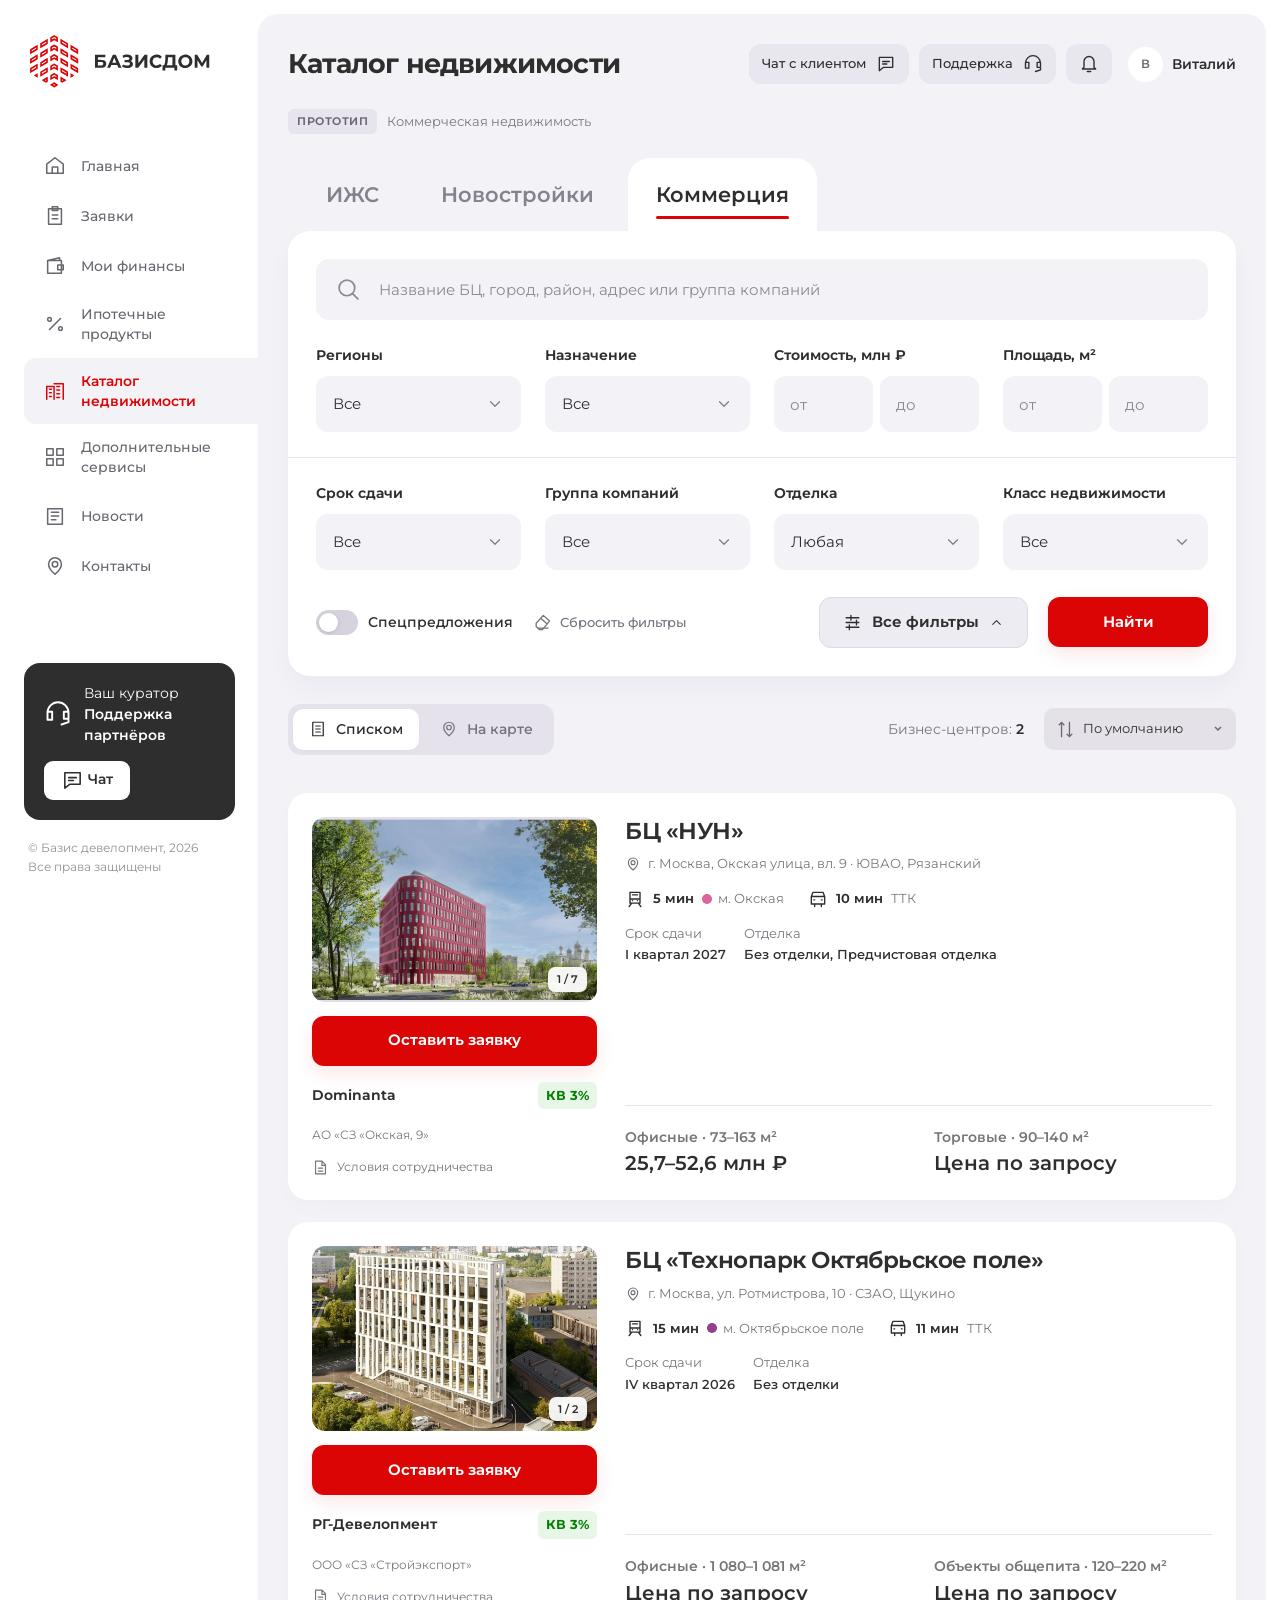
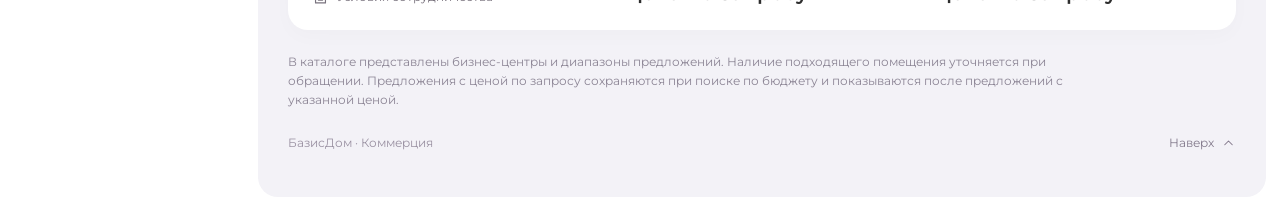
<file: index.html>
<!doctype html>
<html lang="ru">
<head>
  <meta charset="utf-8">
  <meta name="viewport" content="width=device-width,initial-scale=1">
  <meta name="theme-color" content="#f3f2f7">
  <meta name="description" content="БазисДом — прототип каталога коммерческой недвижимости: поиск бизнес-центров и предложения от застройщиков.">
  <title>Коммерция · БазисДом</title>
  <link rel="stylesheet" href="styles.css">
  <script src="data.js" defer></script>
  <script src="engine.js" defer></script>
  <script src="app.js" defer></script>
</head>
<body data-page="catalog"><div id="app"></div></body>
</html>
</file>
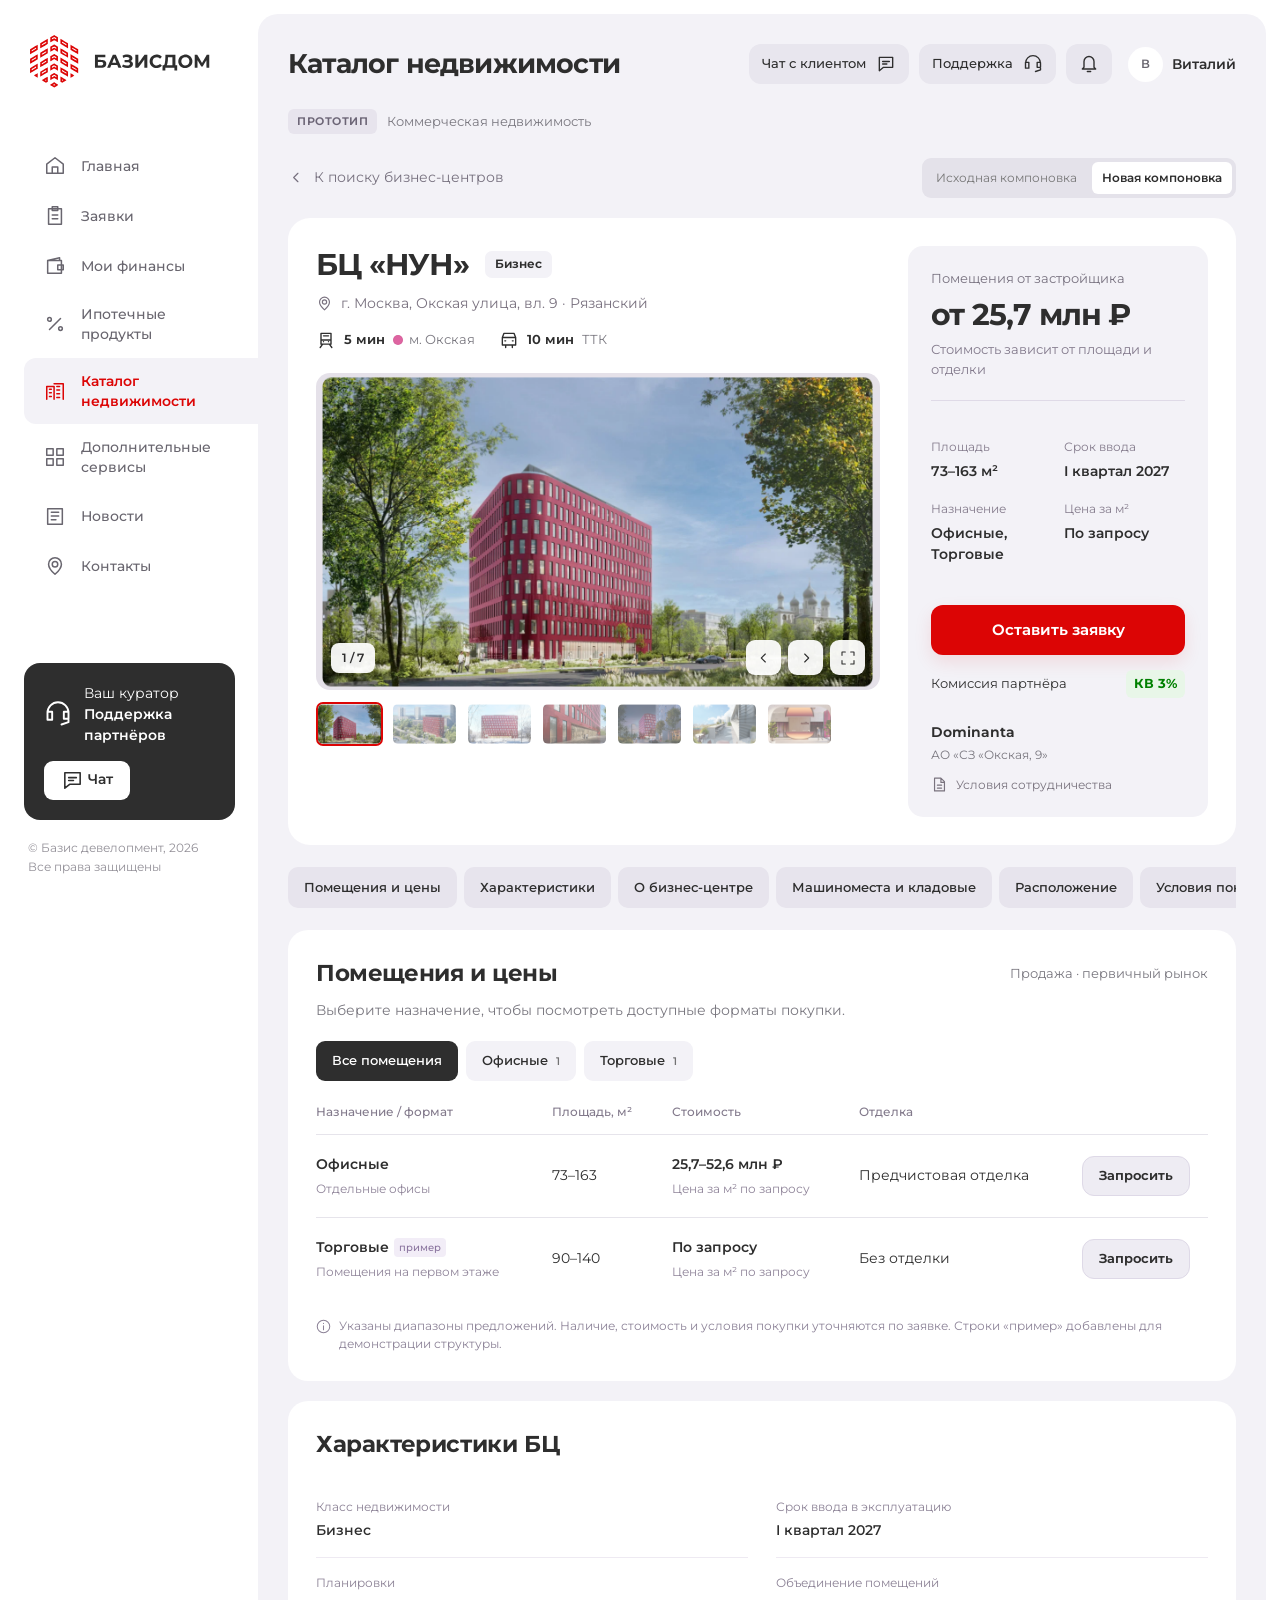
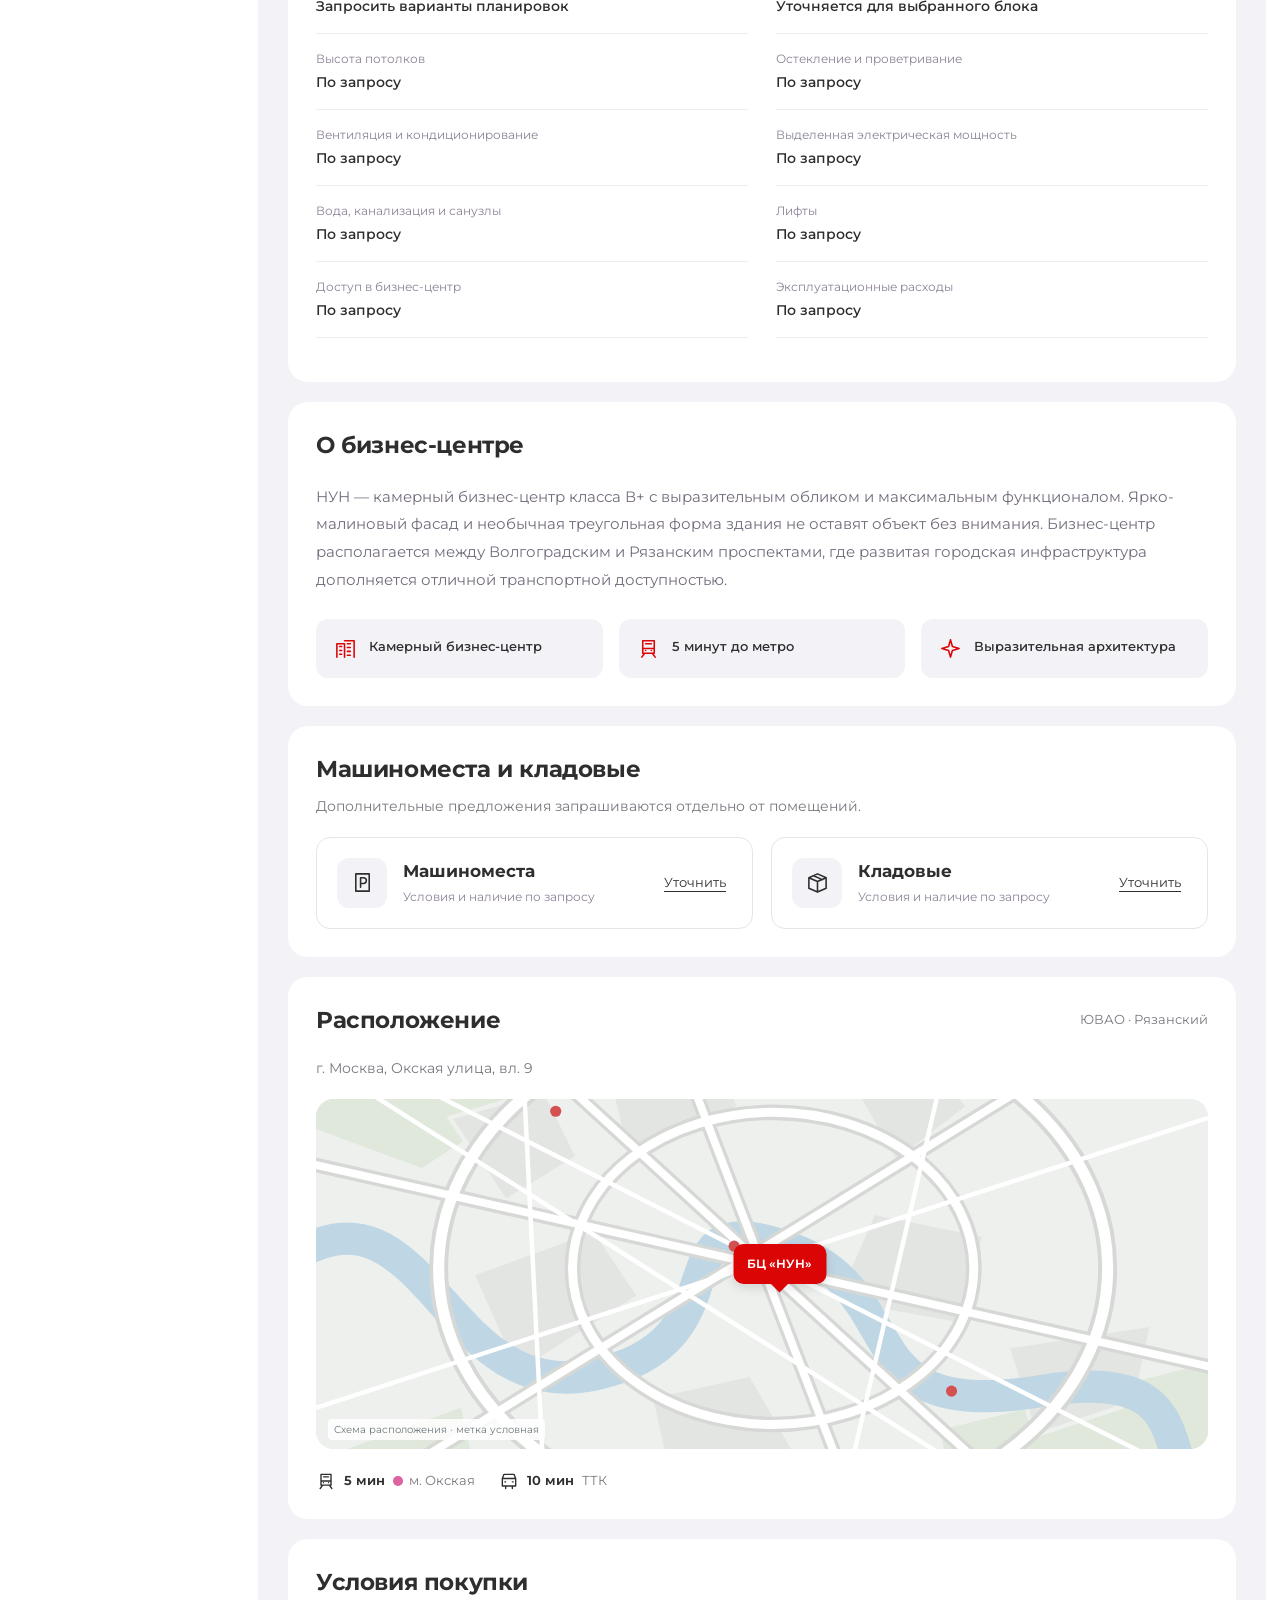
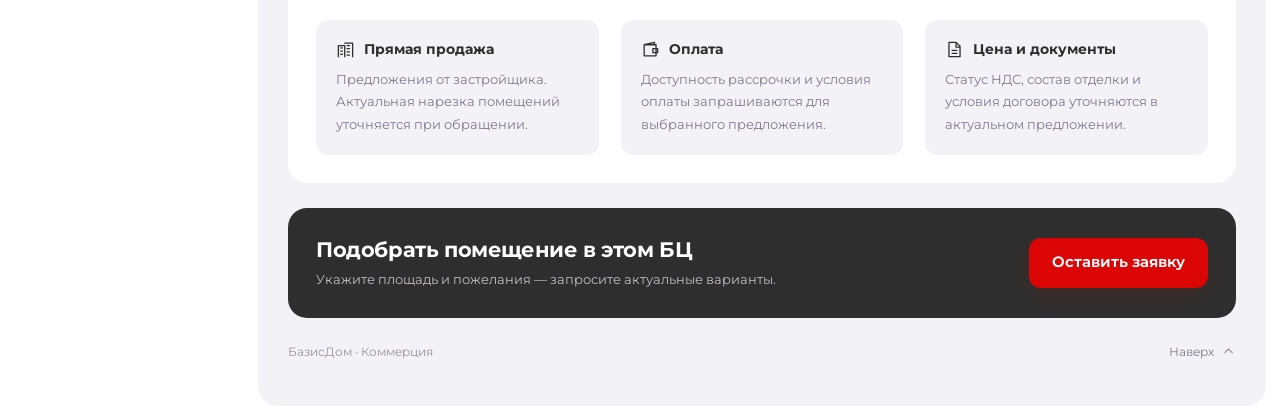
<file: bc-new.html>
<!doctype html>
<html lang="ru">
<head>
  <meta charset="utf-8">
  <meta name="viewport" content="width=device-width,initial-scale=1">
  <meta name="theme-color" content="#f3f2f7">
  <meta name="description" content="Бизнес-центр — характеристики, площади и предложения покупки в БазисДом.">
  <title>Бизнес-центр — новая компоновка · БазисДом</title>
  <link rel="stylesheet" href="styles.css">
  <link rel="stylesheet" href="original-card.css">
  <script src="data.js" defer></script>
  <script src="engine.js" defer></script>
  <script src="app.js" defer></script>
</head>
<body data-page="detail" data-layout="modern"><div id="app"></div></body>
</html>
</file>
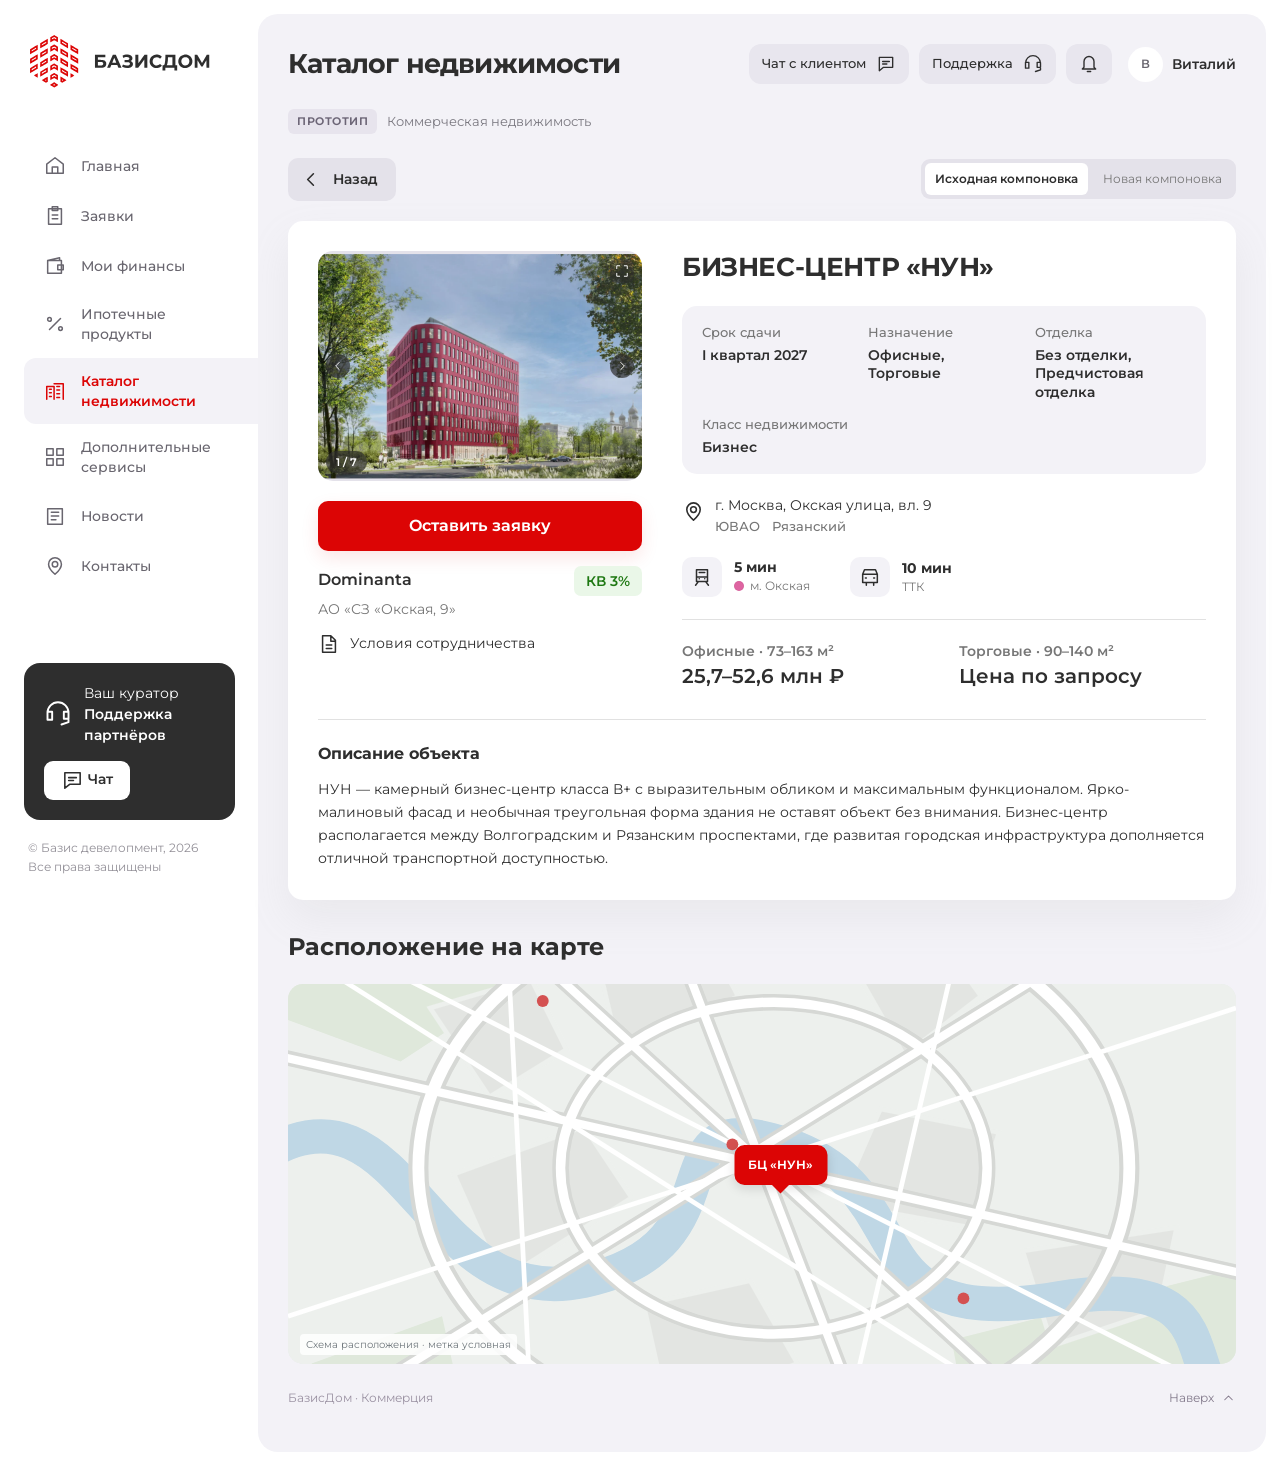
<file: bc.html>
<!doctype html>
<html lang="ru">
<head>
  <meta charset="utf-8">
  <meta name="viewport" content="width=device-width,initial-scale=1">
  <meta name="theme-color" content="#f3f2f7">
  <meta name="description" content="Бизнес-центр — характеристики, площади и предложения покупки в БазисДом.">
  <title>Бизнес-центр · БазисДом</title>
  <link rel="stylesheet" href="styles.css">
  <link rel="stylesheet" href="original-card.css">
  <script src="data.js" defer></script>
  <script src="engine.js" defer></script>
  <script src="app.js" defer></script>
</head>
<body data-page="detail"><div id="app"></div></body>
</html>
</file>
<file: styles.css>
@font-face{font-family:Montserrat;src:url('assets/Montserrat.ttf') format('truetype');font-weight:100 900;font-display:swap}
:root{--red:#dc0505;--red-hover:#be0000;--ink:#2e2e2e;--muted:#79777f;--bg:#f3f2f7;--line:#e6e4eb;--white:#fff;--sidebar:258px}
*{box-sizing:border-box}html{scroll-behavior:smooth;scroll-padding-top:28px}body{margin:0;color:var(--ink);font:400 16px/1.5 Montserrat,Arial,sans-serif;background:#fff}button,input,select,textarea{font:inherit;color:inherit}button,a,input,summary,select{ -webkit-tap-highlight-color:transparent}button{cursor:pointer}button:disabled{cursor:default;opacity:.5}a{color:inherit;text-decoration:none}button{border:0;background:none}button:focus-visible,a:focus-visible,summary:focus-visible{outline:3px solid #3c75d7;outline-offset:4px}input:focus-visible,textarea:focus-visible,select:focus-visible{outline:2px solid #3c75d7;outline-offset:2px}h1,h2,h3,p{margin:0}h1{font-size:30px;font-weight:700;letter-spacing:-.8px;line-height:1.25}h2{font-size:24px;line-height:1.35;letter-spacing:-.4px}h3{font-size:19px;line-height:1.4}ul{list-style:none;margin:0;padding:0}.icon{width:23px;height:23px;display:inline-block;vertical-align:middle;flex:none;fill:none;stroke:currentColor;stroke-width:1.65;stroke-linecap:round;stroke-linejoin:round}.muted{color:var(--muted)}.small{font-size:14px}.nowrap{white-space:nowrap}[hidden]{display:none!important}
.sidebar{position:fixed;inset:0 auto 0 0;width:var(--sidebar);padding:34px 0 24px 24px;display:flex;flex-direction:column;z-index:40;background:#fff}.brand{display:block;margin:0 28px 42px 6px}.brand img{width:192px;max-width:100%;height:58px;object-fit:contain;object-position:left center}.nav-item{display:flex;align-items:center;gap:15px;padding:13px 20px;color:#69666f;font-size:14px;font-weight:500;border-radius:12px 0 0 12px;line-height:1.45;min-height:50px}.nav-item .icon{width:22px;height:22px}.nav-item.active{background:var(--bg);color:var(--red);font-weight:600}.nav-item:hover{color:var(--red)}.sidebar-bottom{margin-top:auto;padding-right:23px;padding-top:25px}.curator{background:var(--ink);border-radius:16px;padding:20px;color:white;font-size:14px}.curator-head{display:flex;align-items:center;gap:12px}.curator-head>.icon{width:28px;height:28px}.curator p{font-weight:600}.curator button{color:var(--ink);margin-top:15px;background:#fff;border-radius:9px;padding:8px 17px;font-weight:600;font-size:14px}.copyright{color:#939098;font-size:12px;line-height:1.6;margin:18px 4px 0}.workspace{margin:14px 14px 14px var(--sidebar);padding:30px 30px 45px;background:var(--bg);border-radius:20px;min-height:calc(100vh - 28px)}.topbar{display:flex;justify-content:space-between;align-items:center;gap:20px;margin-bottom:25px}.topbar h1{font-size:27px}.top-actions{display:flex;align-items:center;gap:10px}.top-action{display:flex;align-items:center;gap:10px;padding:10px 13px;border-radius:12px;background:#e8e6ee;font-size:13px;font-weight:500}.top-action .icon{width:20px;height:20px}.user-badge{display:flex;gap:9px;align-items:center;padding-left:6px;font-size:14px;font-weight:600}.avatar{display:grid;place-items:center;width:35px;height:35px;border-radius:50%;background:#fff;color:#69666f;font-size:12px}.prototype-line{display:flex;justify-content:space-between;align-items:center;margin-bottom:24px;font-size:13px;color:var(--muted);gap:12px}.prototype-label{display:flex;align-items:center;gap:10px}.prototype-tag{padding:4px 9px;background:#e7e4ed;color:#6c6576;border-radius:6px;font-size:11px;font-weight:650;letter-spacing:.5px;text-transform:uppercase}.text-link{text-decoration:underline;text-underline-offset:4px;font-size:13px;color:#746c7d;padding:0}.tabs{display:flex;align-items:end;gap:6px;padding-left:10px}.tab{font-size:21px;font-weight:600;padding:21px 28px;border-radius:22px 22px 0 0;position:relative}.tab.active{background:#fff}.tab.active:after{content:'';position:absolute;bottom:12px;left:28px;right:28px;height:3px;background:var(--red);border-radius:3px}.tab:not(.active){color:#85818d}.filter-panel{background:#fff;border-radius:22px;padding:28px;box-shadow:0 12px 24px #30264709;position:relative;z-index:10}.searchbox{display:flex;align-items:center;gap:16px;border-radius:13px;background:var(--bg);padding:0 20px;height:61px;margin-bottom:25px;position:relative}.searchbox>.icon{color:#8c8992;width:25px;height:25px}.searchbox input{width:100%;height:100%;background:none;border:0;outline:none!important;font-size:15px}.searchbox input::placeholder{color:#8c8992}.search-clear{padding:8px;display:flex}.search-clear .icon{width:17px;height:17px}.suggestions{position:absolute;top:calc(100% + 6px);left:0;right:0;padding:8px;background:#fff;border:1px solid var(--line);box-shadow:0 12px 24px #30264716;border-radius:12px;z-index:30}.suggestion{display:flex;justify-content:space-between;gap:20px;width:100%;text-align:left;padding:12px;border-radius:8px;font-size:14px}.suggestion:hover{background:var(--bg)}.suggestion small{color:var(--muted)}.filters-grid{display:grid;grid-template-columns:repeat(4,minmax(0,1fr));gap:24px}.field{min-width:0}.field>label,.field-label{display:block;font-weight:650;font-size:14px;margin:0 0 10px}.range{display:flex;gap:7px}.range input{width:0;min-width:0;flex:1;background:var(--bg);height:56px;padding:0 15px;border:1px solid transparent;border-radius:12px;font-size:15px;appearance:textfield;-moz-appearance:textfield}.range input::-webkit-inner-spin-button{appearance:none}.range input::placeholder{color:#8b8790}.range input:invalid{border-color:var(--red)}.dropdown{position:relative}.dropdown summary{display:flex;align-items:center;justify-content:space-between;gap:8px;background:var(--bg);height:56px;padding:0 17px;border-radius:12px;cursor:pointer;list-style:none;font-size:15px}.dropdown summary::-webkit-details-marker{display:none}.dropdown summary .icon{width:18px;height:18px;color:#827d89;transition:transform .2s}.dropdown[open] summary .icon{transform:rotate(180deg)}.dropdown[open] summary{box-shadow:0 0 0 2px #cec6d9}.selected-label{overflow:hidden;text-overflow:ellipsis;white-space:nowrap}.dropdown-menu{position:absolute;top:calc(100% + 9px);left:0;min-width:100%;width:max-content;max-width:min(360px,85vw);z-index:40;border:1px solid var(--line);border-radius:14px;background:#fff;box-shadow:0 12px 30px #3026471c;padding:10px;max-height:410px;overflow:auto}.check-option{display:flex;align-items:center;gap:10px;padding:9px 10px;border-radius:8px;font-size:14px;font-weight:450;cursor:pointer;white-space:nowrap}.check-option:hover{background:var(--bg)}.check-option input{appearance:none;border:1px solid #cbc6d5;background:#fff;width:21px;height:21px;flex:none;border-radius:6px;margin:0;cursor:pointer;display:grid;place-items:center}.check-option input:checked{border-color:var(--red);background:var(--red)}.check-option input:checked:after{content:'';width:9px;height:5px;border:solid white;border-width:0 0 2px 2px;transform:rotate(-45deg);margin-top:-3px}.dropdown-reset{display:block;width:100%;text-align:left;border-top:1px solid var(--line);padding:12px 10px 4px;margin-top:6px;font-size:13px;color:var(--muted)}.extra-filters{border-top:1px solid var(--line);margin:25px -28px 0;padding:25px 28px 0}.filter-actions{display:flex;align-items:center;gap:20px;margin-top:27px}.switch-label{display:flex;align-items:center;gap:10px;font-size:14px;font-weight:550;cursor:pointer;white-space:nowrap}.switch-label input{position:absolute;opacity:0;pointer-events:none}.switch{display:block;background:#d6d3de;width:42px;height:25px;border-radius:20px;padding:3px;flex:none;transition:background .2s}.switch:after{content:'';display:block;width:19px;height:19px;border-radius:50%;background:white;box-shadow:0 1px 4px #0002;transition:transform .2s}.switch-label input:checked+.switch{background:var(--red)}.switch-label input:checked+.switch:after{transform:translateX(17px)}.switch-label input:focus-visible+.switch{outline:3px solid #3c75d7;outline-offset:3px}.reset-btn{display:flex;gap:8px;align-items:center;padding:8px 0;color:#76717d;font-size:13px;font-weight:500}.reset-btn .icon{width:19px;height:19px}.action-spacer{flex:1}.btn{display:inline-flex;justify-content:center;align-items:center;gap:10px;min-height:50px;border-radius:12px;padding:13px 23px;font-size:15px;font-weight:650;text-align:center;transition:background .15s,box-shadow .15s}.btn .icon{width:19px;height:19px}.btn-primary{background:var(--red);color:#fff;box-shadow:0 7px 18px #dc05051a}.btn-primary:hover{background:var(--red-hover);box-shadow:0 8px 20px #dc05052b}.btn-secondary{background:#eeecf3;border:1px solid #ded9e7}.btn-secondary:hover{background:#e4e0eb}.btn-white{background:#fff;border:1px solid var(--line)}.btn-small{padding:9px 16px;min-height:40px;font-size:13px}.filter-actions>.btn-primary{min-width:160px}.filter-actions>.btn-secondary{min-width:180px}.filter-actions>.btn-secondary .chev{width:15px;transition:transform .2s}.filter-actions>.btn-secondary[aria-expanded=true] .chev{transform:rotate(180deg)}.form-error{color:var(--red);font-size:13px;margin-top:14px}.results-bar{display:flex;align-items:center;gap:20px;margin:28px 0 20px}.view-toggle{display:flex;gap:5px;padding:5px;background:#e5e2ec;border-radius:13px}.view-toggle button{display:flex;align-items:center;gap:9px;padding:10px 16px;color:#77717f;font-size:14px;border-radius:10px;font-weight:550}.view-toggle button.active{background:#fff;color:var(--ink);box-shadow:0 2px 5px #30264705}.view-toggle .icon{width:18px;height:18px}.result-count{margin-left:auto;font-size:14px;color:var(--muted)}.result-count b{color:var(--ink);font-weight:600}.sort{position:relative}.sort>.icon{position:absolute;top:12px;left:12px;width:19px;height:19px;pointer-events:none;color:#6d6675}.sort select{appearance:none;border:0;background:#e4e1e9;border-radius:10px;padding:11px 32px 11px 39px;outline:none;max-width:240px;font-size:13px;cursor:pointer;background-image:url("data:image/svg+xml,%3Csvg xmlns='http://www.w3.org/2000/svg' width='12' height='12' viewBox='0 0 12 12'%3E%3Cpath d='m3 4 3 3 3-3' fill='none' stroke='%236d6675' stroke-width='1.5'/%3E%3C/svg%3E");background-repeat:no-repeat;background-position:right 12px center}.active-chips{display:flex;flex-wrap:wrap;gap:8px;margin-bottom:18px}.filter-chip{font-size:12px;display:flex;align-items:center;gap:7px;background:#fff;padding:6px 10px;border-radius:8px;border:1px solid #e0dce6}.filter-chip .icon{width:13px;height:13px}.results{display:flex;flex-direction:column;gap:22px}.project-card{background:#fff;border-radius:20px;padding:24px;display:grid;grid-template-columns:285px minmax(0,1fr);gap:28px;box-shadow:0 7px 20px #30264705;transition:box-shadow .2s}.project-card:hover{box-shadow:0 10px 28px #30264710}.card-aside{display:flex;flex-direction:column;gap:14px;min-width:0}.card-image{height:185px;border-radius:13px;position:relative;overflow:hidden;background:#e2dfe8;display:block}.card-image img{width:100%;height:100%;object-fit:cover;transition:transform .4s}.card-image:hover img{transform:scale(1.035)}.image-counter{position:absolute;bottom:10px;right:10px;background:#fffE;border-radius:7px;padding:4px 9px;font-size:11px;font-weight:600}.class-badge{display:inline-flex;align-items:center;padding:5px 10px;background:#f3f2f7;border-radius:7px;font-size:12px;font-weight:650;white-space:nowrap;line-height:1.4}.card-image .class-badge{position:absolute;top:12px;left:12px;background:#fffF}.card-aside>.btn{width:100%}.company-row{display:flex;align-items:center;gap:10px;justify-content:space-between;padding-top:2px}.commission{color:#008000;font-size:13px;font-weight:700;background:#e8f6e8;padding:4px 8px;border-radius:6px}.company-name{font-size:14px;font-weight:650}.legal{color:var(--muted);font-size:12px;line-height:1.5;margin-top:3px}.cooperation{display:flex;align-items:center;gap:8px;font-size:12px;text-align:left;color:#79737e;padding:0;width:fit-content}.cooperation .icon{width:17px;height:17px}.card-main{display:flex;flex-direction:column;gap:15px;min-width:0}.card-title{display:block;font-size:23px;font-weight:650;line-height:1.3;letter-spacing:-.5px}.card-title:hover{color:var(--red)}.card-location{color:var(--muted);font-size:13px;display:flex;gap:7px;align-items:center;margin-top:8px;line-height:1.5}.card-location .icon{width:16px;height:16px;color:#716b77}.card-transit{display:flex;gap:24px;align-items:center;flex-wrap:wrap;font-size:13px}.transit-item{display:flex;gap:8px;align-items:center}.transit-item .icon{width:20px;height:20px}.transit-item b{font-weight:650}.transit-item span{color:var(--muted)}.card-params{display:flex;gap:18px;flex-wrap:wrap;font-size:13px}.param-label{color:var(--muted);display:block;margin-bottom:2px}.param-value{font-weight:550}.card-offers{margin-top:auto;border-top:1px solid var(--line);padding-top:13px}.compact-offer{display:flex;justify-content:space-between;align-items:center;gap:12px;padding:8px 0;font-size:13px}.compact-offer+.compact-offer{border-top:1px solid #f0edf3}.compact-offer b{font-size:16px;font-weight:650}.compact-offer .purpose-name{font-weight:550}.compact-offer .offer-area{color:var(--muted);margin-left:4px;white-space:nowrap}.request-price{font-size:15px!important;font-weight:550!important}.price-question{display:block;font-size:11px;color:var(--muted);font-weight:400;text-align:right;margin-top:2px}.card-bottom{display:flex;gap:12px;align-items:center;font-size:12px;color:#847c8d;margin-top:5px}.card-bottom .icon{width:15px;height:15px}.catalog-footnote{font-size:12px;color:#8b8494;margin-top:22px;max-width:800px;line-height:1.6}.empty{background:#fff;border-radius:20px;padding:55px 20px;display:flex;flex-direction:column;align-items:center;text-align:center;gap:15px}.empty>.icon{width:42px;height:42px;color:#aaa1b5}.empty h3{font-size:22px}.empty p{max-width:490px;color:var(--muted);font-size:14px}
.map-view{display:grid;grid-template-columns:310px minmax(0,1fr);gap:18px;min-height:540px}.map-list{display:flex;flex-direction:column;gap:12px}.map-mini{padding:17px;border-radius:14px;background:#fff;border:2px solid transparent;text-align:left}.map-mini.active{border-color:var(--red)}.map-mini h3{font-size:15px;margin:10px 0 5px}.map-mini p{font-size:12px;color:var(--muted)}.map-mini strong{font-size:15px;display:block;margin-top:8px}.map-canvas{position:relative;overflow:hidden;border-radius:18px;background:#e9edf0;min-height:460px;isolation:isolate}.map-canvas>svg.map-art{position:absolute;width:100%;height:100%;inset:0}.map-label{position:absolute;font-size:11px;color:#7a8185;transform:translate(-50%,-50%);pointer-events:none}.map-label.center{font-size:25px;font-weight:600;color:#8e9599;letter-spacing:2px}.map-marker{position:absolute;transform:translate(-50%,-100%);border-radius:10px;padding:9px 12px;background:#fff;box-shadow:0 3px 12px #0002;font-size:12px;font-weight:650;white-space:nowrap;z-index:3;border:2px solid #fff;max-width:90%}.map-marker:after{content:'';position:absolute;bottom:-8px;left:calc(50% - 6px);width:12px;height:12px;background:inherit;transform:rotate(45deg);z-index:-1}.map-marker.active{background:var(--red);color:#fff;border-color:var(--red)}.map-disclaimer{position:absolute;bottom:9px;left:12px;font-size:10px;color:#6f777c;background:#fffd;padding:3px 6px;border-radius:4px;z-index:2}.map-tools{position:absolute;right:14px;top:14px;display:flex;flex-direction:column;gap:6px;z-index:2}.map-tools button{width:35px;height:35px;background:#fff;border-radius:8px;box-shadow:0 1px 6px #0001;font-size:22px}.map-inner{position:absolute;inset:0;transition:transform .2s}.map-popup{position:absolute;bottom:30px;left:18px;right:18px;max-width:350px;background:#fff;padding:15px;border-radius:13px;z-index:5;box-shadow:0 6px 30px #0002}.map-popup h3{font-size:16px;margin-bottom:6px}.map-popup .btn{margin-top:12px;width:100%}.map-popup-close{position:absolute;right:5px;top:4px;padding:6px}.map-popup-close .icon{width:16px;height:16px}
.detail-top{display:flex;align-items:center;justify-content:space-between;gap:15px;margin-bottom:20px}.back-link{display:inline-flex;gap:9px;align-items:center;font-size:14px;color:#77717f}.back-link .icon{width:17px;height:17px}.detail-crumb{font-size:12px;color:#8c8495}.detail-hero{background:#fff;border-radius:22px;padding:28px;display:grid;grid-template-columns:minmax(0,1fr) 300px;gap:28px}.detail-title-row{display:flex;align-items:center;gap:15px;margin-bottom:10px}.detail-title-row h1{font-size:30px}.detail-address{display:flex;align-items:center;gap:8px;color:#79717f;font-size:14px;margin-bottom:16px}.detail-address .icon{width:17px;height:17px}.detail-transit{margin-bottom:23px}.gallery{position:relative;border-radius:14px;overflow:hidden;background:#e5e1e9;aspect-ratio:16/9;cursor:zoom-in}.gallery img{width:100%;height:100%;object-fit:cover}.gallery-controls{position:absolute;inset:auto 15px 15px;display:flex;align-items:center;gap:7px;pointer-events:none}.gallery-controls>*{pointer-events:auto}.gallery-control{display:flex;align-items:center;justify-content:center;width:35px;height:35px;border-radius:9px;background:#fffe;box-shadow:0 1px 5px #0001}.gallery-control .icon{width:16px;height:16px}.gallery-count{padding:6px 11px;background:#fffe;border-radius:8px;font-size:12px;font-weight:600;margin-right:auto}.gallery-thumbs{display:flex;gap:8px;margin-top:12px}.gallery-thumb{width:67px;height:44px;border-radius:7px;overflow:hidden;padding:0;border:2px solid transparent;opacity:.6;transition:opacity .2s}.gallery-thumb.active{border-color:var(--red);opacity:1}.gallery-thumb:hover{opacity:1}.gallery-thumb img{width:100%;height:100%;object-fit:cover}.purchase-panel{background:var(--bg);border-radius:15px;padding:23px;display:flex;flex-direction:column;align-self:stretch}.purchase-kicker{font-size:13px;color:#77717f}.purchase-price{font-size:30px;font-weight:700;line-height:1.3;letter-spacing:-.8px;margin-top:7px}.purchase-price.is-request{font-size:26px}.purchase-meta{font-size:13px;color:#82798b;margin-top:6px}.purchase-panel hr{border:0;border-top:1px solid #dfdae7;margin:21px 0}.key-facts{display:grid;grid-template-columns:1fr 1fr;gap:18px 12px}.key-fact dt{font-size:12px;color:#847b8c;margin-bottom:5px}.key-fact dd{font-size:14px;font-weight:600;margin:0;line-height:1.5}.key-facts+.btn{margin-top:24px}.purchase-panel .btn{width:100%}.panel-commission{display:flex;justify-content:space-between;align-items:center;margin-top:15px;font-size:13px}.purchase-company{margin-top:auto;padding-top:24px}.purchase-company .cooperation{margin-top:12px}.detail-nav{display:flex;align-items:center;gap:7px;margin:22px 0;overflow-x:auto;scrollbar-width:none}.detail-nav a{display:block;background:#e7e4ed;padding:11px 16px;font-size:13px;border-radius:10px;white-space:nowrap;font-weight:550}.detail-nav a:hover{background:#fff}.detail-section{border-radius:20px;background:#fff;padding:28px;margin-top:20px;scroll-margin-top:24px}.section-title{display:flex;justify-content:space-between;gap:20px;align-items:center;margin-bottom:22px}.section-title h2{font-size:23px}.section-title>span{font-size:13px;color:var(--muted)}.section-intro{font-size:14px;color:var(--muted);margin-top:-11px;margin-bottom:20px}.offer-tabs{display:flex;gap:8px;flex-wrap:wrap;margin-bottom:22px}.offer-tab{font-size:13px;padding:9px 15px;background:var(--bg);border-radius:9px;border:1px solid transparent;font-weight:550}.offer-tab.active{background:#2e2e2e;color:#fff}.offer-tab small{font-size:11px;opacity:.65;margin-left:4px}.table-wrap{overflow:auto}.offers-table{border-collapse:collapse;width:100%;text-align:left;font-size:14px;min-width:690px}.offers-table th{font-size:12px;color:#82798b;font-weight:500;padding:0 12px 13px;white-space:nowrap}.offers-table td{padding:19px 12px;border-top:1px solid var(--line);vertical-align:middle}.offers-table td:first-child,.offers-table th:first-child{padding-left:0}.offers-table td:last-child,.offers-table th:last-child{padding-right:0}.offers-table td strong{display:block;font-size:14px;font-weight:600}.offers-table td small{display:block;font-size:12px;color:#8f8499;margin-top:5px}.offers-table .btn{white-space:nowrap}.demo-mini{display:inline-block;background:#f2edf7;color:#8a749e;font-size:10px;border-radius:4px;padding:2px 5px;vertical-align:middle;margin-left:5px;font-weight:500}.table-footnote{display:flex;gap:8px;align-items:flex-start;color:#8c8297;font-size:12px;margin-top:17px}.table-footnote .icon{width:15px;height:15px;margin-top:2px}.detail-grid{display:grid;grid-template-columns:minmax(0,1fr) minmax(0,1fr);gap:24px}.detail-grid .detail-section{margin-top:0}.features{display:grid;grid-template-columns:1fr 1fr;gap:0 28px}.feature{display:flex;flex-direction:column;gap:4px;border-bottom:1px solid #eeeaf2;padding:16px 0}.feature dt{color:#8b8195;font-size:12px}.feature dd{font-size:14px;margin:0;font-weight:550}.description{font-size:15px;line-height:1.85;color:#736b7c;max-width:1000px}.highlights{display:grid;grid-template-columns:repeat(3,1fr);gap:16px;margin-top:25px}.highlight{background:var(--bg);border-radius:12px;padding:18px;font-size:13px;font-weight:550;display:flex;align-items:flex-start;gap:12px}.highlight .icon{width:23px;height:23px;color:var(--red)}.extras-grid{display:grid;grid-template-columns:1fr 1fr;gap:18px}.extra-card{display:flex;align-items:center;gap:16px;border:1px solid var(--line);border-radius:14px;padding:20px}.extra-icon{width:50px;height:50px;display:grid;place-items:center;border-radius:12px;background:var(--bg)}.extra-card h3{font-size:17px}.extra-card p{font-size:12px;color:#8c8297;margin-top:4px}.extra-card button{margin-left:auto;font-size:13px;text-decoration:underline;text-underline-offset:4px}.location-section .map-canvas{height:350px;min-height:350px;margin-top:20px}.location-section .map-marker{top:53%;left:52%}.location-section .card-transit{margin-top:22px}.conditions-grid{display:grid;grid-template-columns:1fr 1fr 1fr;gap:22px}.condition-item{padding:20px;background:var(--bg);border-radius:12px}.condition-item h3{font-size:14px;display:flex;align-items:center;gap:9px;margin-bottom:9px}.condition-item h3 .icon{width:19px;height:19px}.condition-item p{font-size:13px;color:#82768e;line-height:1.7}.closing-cta{margin-top:25px;background:#2e2e2e;border-radius:19px;padding:28px;color:#fff;display:flex;align-items:center;gap:28px}.closing-cta h2{font-size:21px;margin-bottom:6px}.closing-cta p{font-size:13px;color:#c3bdcb}.closing-cta .btn{margin-left:auto;white-space:nowrap}.footer{font-size:12px;color:#9990a1;margin-top:25px}.mobile-menu{display:none}.to-top{display:flex;gap:7px;align-items:center;float:right;font-size:12px;color:#82798b}.to-top .icon{width:15px;height:15px}
dialog{border:0;padding:0;border-radius:21px;max-height:90dvh;width:min(560px,calc(100vw - 32px));color:var(--ink);box-shadow:0 25px 100px #1c0c3833}dialog::backdrop{background:#241b37a3;backdrop-filter:blur(4px)}.modal{padding:32px}.modal-close{position:absolute;right:16px;top:16px;padding:7px;color:#8f839b;display:flex}.modal-close .icon{width:20px;height:20px}.modal h2{font-size:25px;margin:0 25px 10px 0}.modal>p{font-size:14px;color:var(--muted);margin-bottom:22px;line-height:1.7}.modal-form{display:flex;flex-direction:column;gap:17px}.modal-form label{font-size:13px;font-weight:600}.modal-form input,.modal-form textarea{display:block;width:100%;padding:13px 15px;background:var(--bg);border:1px solid transparent;border-radius:10px;margin-top:7px;font-size:15px}.modal-form textarea{resize:vertical;min-height:95px}.modal-form .privacy{font-size:11px;font-weight:400;color:#8c8196}.modal-form .privacy input{display:inline;width:auto;margin:0 6px 0 0;accent-color:var(--red)}.success-view{text-align:center;padding:20px 0}.success-icon{width:62px;height:62px;display:grid;place-items:center;margin:0 auto 20px;background:#eff6f1;border-radius:50%;color:#568169}.success-icon .icon{width:30px;height:30px}.success-view h2{margin:0 0 12px}.success-view p{font-size:14px;color:#82758f;margin-bottom:23px}.notes-list{font-size:14px;line-height:1.8;list-style:disc;padding-left:20px;color:#73687f}.notes-list li+li{margin-top:10px}.notes-list strong{color:var(--ink)}.gallery-dialog{width:min(1100px,95vw);background:#17141d;overflow:hidden}.gallery-dialog .modal-close{background:#fff;color:#444;border-radius:50%;z-index:3}.full-image{width:100%;height:75vh;object-fit:contain;display:block}.full-gallery-controls{display:flex;justify-content:center;align-items:center;gap:18px;color:#fff;padding:14px}.full-gallery-controls button{color:#fff}.full-gallery-controls .icon{width:22px;height:22px}.toast{position:fixed;bottom:25px;left:calc(50% + 100px);transform:translateX(-50%);background:#2e2e2e;color:#fff;padding:14px 22px;border-radius:12px;font-size:13px;z-index:100;box-shadow:0 5px 25px #0002;max-width:calc(100vw - 30px);width:max-content;text-align:center}.toast:empty{display:none}
@media(min-width:1650px){:root{--sidebar:310px}.sidebar{padding-left:40px}.workspace{padding:34px 40px 50px}.project-card{grid-template-columns:324px 1fr;padding:30px;gap:35px}.card-image{height:205px}.topbar h1{font-size:32px}.filter-panel{padding:32px}.extra-filters{margin-left:-32px;margin-right:-32px;padding-left:32px;padding-right:32px}.filters-grid{gap:30px}.detail-hero{grid-template-columns:1fr 340px}.gallery{max-height:520px}.card-main{gap:20px}.sidebar .nav-item{font-size:15px}.top-action{font-size:14px}.card-title{font-size:26px}}
@media(max-width:1250px){:root{--sidebar:220px}.sidebar{padding-left:14px}.brand{margin-left:9px}.brand img{width:170px}.nav-item{padding-left:14px;gap:12px;font-size:13px}.workspace{padding:25px 23px}.topbar{align-items:flex-start}.topbar h1{font-size:24px}.top-action span{display:none}.top-action{padding:10px}.top-actions{gap:8px}.user-badge{font-size:13px}.filters-grid{gap:18px}.filter-panel{padding:23px}.extra-filters{margin-left:-23px;margin-right:-23px;padding-left:23px;padding-right:23px}.filter-actions{gap:13px;flex-wrap:wrap}.filter-actions>.btn-secondary{min-width:150px}.filter-actions>.btn-primary{min-width:130px}.switch-label{font-size:12px}.reset-btn{font-size:12px}.project-card{grid-template-columns:235px 1fr;padding:22px;gap:23px}.card-image{height:165px}.card-title{font-size:21px}.card-params{gap:14px}.card-main{gap:14px}.compact-offer{flex-wrap:wrap;gap:5px}.compact-offer>b{margin-left:auto}.detail-hero{grid-template-columns:minmax(0,1fr) 270px;padding:23px;gap:23px}.detail-title-row{flex-wrap:wrap;gap:8px}.detail-title-row h1{font-size:27px}.purchase-panel{padding:20px}.purchase-price{font-size:27px}.detail-section{padding:23px}.features{gap:0 20px}.map-view{grid-template-columns:260px 1fr}.extra-card{flex-wrap:wrap}.extra-card button{margin-left:66px}.conditions-grid{gap:14px}.highlights{gap:10px}.highlight{padding:15px;font-size:12px}}
@media(max-width:1050px){:root{--sidebar:0px}.sidebar{width:250px;transform:translateX(-100%);transition:transform .2s;box-shadow:10px 0 50px #0002}.sidebar.menu-open{transform:translateX(0)}.workspace{margin:12px;padding:25px}.mobile-menu{display:flex;padding:7px 7px 7px 0}.topbar{align-items:center}.topbar-title{display:flex;align-items:center;gap:10px}.topbar h1{font-size:25px}.top-action span{display:block;font-size:12px}.filter-actions{flex-wrap:nowrap}.filters-grid{gap:18px}.project-card{grid-template-columns:275px 1fr}.card-image{height:180px}.toast{left:50%}.detail-hero{grid-template-columns:minmax(0,1fr) 280px}.gallery-thumbs{gap:5px}.gallery-thumb{width:58px;height:39px}}
@media(max-width:760px){.workspace{margin:0;border-radius:0;padding:20px 16px 35px;min-height:100vh}.topbar{margin-bottom:20px}.topbar h1{font-size:20px;letter-spacing:-.5px}.top-actions>.top-action{display:none}.user-badge>span:last-child{display:none}.prototype-line{align-items:flex-start;margin-bottom:16px;font-size:11px}.prototype-label{gap:7px}.prototype-line .text-link{font-size:11px}.prototype-tag{font-size:9px;letter-spacing:.2px;padding:3px 6px}.tabs{gap:0;padding-left:0}.tab{font-size:16px;padding:17px 19px}.tab.active:after{left:19px;right:19px;bottom:8px;height:2px}.filter-panel{padding:18px;border-radius:0 18px 18px}.searchbox{height:54px;padding:0 13px;gap:10px;margin-bottom:22px}.searchbox input{font-size:13px}.searchbox>.icon{width:20px;height:20px}.filters-grid{grid-template-columns:1fr 1fr;gap:18px 13px}.field>label,.field-label{font-size:12px;margin-bottom:8px}.dropdown summary,.range input{height:49px;font-size:13px;padding:0 12px;border-radius:10px}.dropdown summary .icon{width:16px}.range{gap:5px}.range input{padding-left:11px}.extra-filters{margin:21px -18px 0;padding:21px 18px 0}.filter-actions{display:grid;grid-template-columns:1fr 1fr;gap:16px 10px;margin-top:22px}.filter-actions .switch-label{font-size:11px;gap:7px}.filter-actions .reset-btn{font-size:11px;justify-content:flex-end;gap:5px}.filter-actions .reset-btn .icon{width:16px}.filter-actions .action-spacer{display:none}.filter-actions>.btn{min-width:0;font-size:13px;min-height:47px;padding:12px 10px}.filter-actions>.btn-secondary{gap:7px}.filter-actions>.btn-secondary .icon{width:16px}.filter-actions>.btn-secondary .chev{width:12px}.results-bar{gap:12px;flex-wrap:wrap;margin:22px 0 17px}.view-toggle{padding:4px;border-radius:11px}.view-toggle button{font-size:12px;padding:8px 12px;gap:7px}.view-toggle .icon{width:16px;height:16px}.result-count{font-size:12px}.sort{margin-left:auto}.sort select{max-width:195px;font-size:12px;padding-top:9px;padding-bottom:9px}.sort>.icon{top:10px;width:17px;height:17px}.active-chips{gap:6px}.filter-chip{font-size:10px}.project-card{display:flex;flex-direction:column;padding:18px;gap:20px;border-radius:17px}.card-image{height:auto;aspect-ratio:16/9}.card-aside{display:contents}.card-image{order:1}.card-main{order:2;gap:15px}.card-aside>.btn{order:3}.company-row{order:4;margin-top:-6px}.card-aside>.legal{order:5;margin-top:-16px}.card-aside>.cooperation{order:6;margin-top:-9px}.card-title{font-size:22px}.compact-offer{flex-wrap:nowrap;font-size:12px;padding:12px 0}.compact-offer .offer-area{display:block;margin:3px 0 0}.compact-offer b{font-size:15px;text-align:right;white-space:nowrap}.card-transit{gap:15px;font-size:12px}.card-params{display:grid;grid-template-columns:1fr 1fr;gap:12px}.card-params>*{font-size:12px}.catalog-footnote{font-size:11px}.map-view{display:flex;flex-direction:column-reverse;gap:15px}.map-canvas{min-height:430px}.map-list{display:grid;grid-template-columns:1fr 1fr;gap:9px}.map-mini{padding:12px}.map-mini h3{font-size:13px}.map-mini strong{font-size:13px}.map-label.center{font-size:22px}.map-marker{font-size:10px;padding:7px 9px}.detail-top{margin-bottom:16px}.back-link{font-size:12px}.detail-crumb{display:none}.detail-hero{display:flex;flex-direction:column;padding:19px;gap:20px;border-radius:18px}.detail-title-row h1{font-size:27px}.detail-address{font-size:12px;align-items:flex-start}.detail-transit{font-size:12px;margin-bottom:18px;gap:13px}.gallery{border-radius:10px}.gallery-thumbs{overflow-x:auto}.gallery-thumb{width:50px;height:35px;flex:none}.gallery-controls{inset:auto 10px 10px}.gallery-control{width:29px;height:29px;border-radius:7px}.gallery-count{font-size:10px}.purchase-panel{padding:20px}.purchase-price{font-size:31px}.key-facts{gap:16px}.key-fact dt{font-size:12px}.key-fact dd{font-size:14px}.purchase-company{padding-top:20px}.detail-nav{gap:6px;margin:18px 0}.detail-nav a{font-size:12px;padding:9px 13px}.detail-section{padding:20px;border-radius:17px;margin-top:16px}.section-title{gap:12px;align-items:flex-start;margin-bottom:20px}.section-title h2{font-size:21px}.section-title>span{font-size:11px;white-space:nowrap;padding-top:6px}.section-intro{font-size:12px}.offer-tabs{gap:6px}.offer-tab{padding:8px 11px;font-size:12px}.offers-table{min-width:650px;font-size:13px}.offers-table td{padding:16px 10px}.table-footnote{font-size:11px}.detail-grid{display:flex;flex-direction:column;gap:16px}.features{gap:0 20px}.feature dt{font-size:11px}.feature dd{font-size:13px}.description{font-size:14px;line-height:1.85}.highlights{grid-template-columns:1fr;gap:10px;margin-top:20px}.highlight{font-size:13px;padding:16px}.extras-grid{grid-template-columns:1fr;gap:12px}.extra-card{padding:16px;gap:13px;flex-wrap:nowrap}.extra-card h3{font-size:15px}.extra-card p{font-size:11px}.extra-icon{width:40px;height:40px;flex:none}.extra-card button{font-size:11px;margin-left:auto}.conditions-grid{grid-template-columns:1fr;gap:10px}.condition-item{padding:18px}.closing-cta{flex-direction:column;padding:23px;align-items:stretch;gap:20px}.closing-cta h2{font-size:20px}.closing-cta .btn{margin:0}.location-section .map-canvas{height:300px;min-height:300px}.footer{font-size:11px}.modal{padding:28px 23px}.modal h2{font-size:23px}.modal>p{font-size:13px}.modal-form{gap:14px}.suggestion{font-size:12px;gap:10px}.suggestion small{display:none}}
@media(max-width:760px){.tab{font-size:15px;padding-left:14px;padding-right:14px}.tab.active:after{left:14px;right:14px}.field>label{font-size:14px;min-height:42px}.dropdown summary,.range input{font-size:14px}.filters-grid .field:nth-child(even) .dropdown-menu{left:auto;right:0}.filter-actions>.btn{font-size:14px}.compact-offer{font-size:14px}.compact-offer .offer-area{font-size:12px}.compact-offer>b{flex-shrink:0}.compact-offer>span{min-width:0}.card-params>*{font-size:14px}.card-transit{font-size:13px}.sidebar:not(.menu-open){box-shadow:none}}
@media(prefers-reduced-motion:reduce){html{scroll-behavior:auto}*,*:before,*:after{transition:none!important;animation:none!important}}

/* Catalog offers retain the original label-above-price layout. */
.project-card .card-offers{display:grid;grid-template-columns:repeat(2,minmax(0,1fr));gap:22px 30px;padding-top:22px}
.project-card .compact-offer{display:flex;flex-direction:column;align-items:flex-start;justify-content:flex-start;gap:4px;border:0;padding:0;line-height:1.3}
.project-card .offer-label{color:#767676;font-size:14px;font-weight:600}
.project-card .compact-offer b{font-size:20px;font-weight:600;text-align:left;white-space:normal}
@media(max-width:760px){.project-card .card-offers{gap:18px 16px;padding-top:18px}.project-card .offer-label{font-size:12px}.project-card .compact-offer b{font-size:16px}}
@media(max-width:380px){.project-card .card-offers{grid-template-columns:1fr}}

/* The line colour belongs to the metro station and is shared by all card views. */
.metro-station{display:inline-flex;align-items:center;gap:6px;min-width:0}
.metro-line-dot{display:inline-block;width:10px;height:10px;flex:0 0 10px;border-radius:50%;background:var(--metro-color);box-shadow:inset 0 0 0 1px #0000000a}
.map-metro{display:flex;flex-wrap:wrap;gap:6px 12px;color:var(--muted);font-size:12px;margin:8px 0}
.zk-card__adv-place .metro-station{font:inherit;color:inherit}
</file>
<file: original-card.css>
/* Card layout retained from the user-supplied saved page. */
.zk-card{cursor:pointer;display:grid;gap:30px 40px;grid-template-columns:324px minmax(0,1fr)}.zk-card.hidden{display:none}.zk-card--full{cursor:default}@media (max-width:1099px){.zk-card{display:flex;flex-direction:column;gap:15px;grid-template-columns:minmax(0,1fr)}.zk-card.hidden{display:none}.zk-card .zk-card__actions,.zk-card .zk-card__aside,.zk-card .zk-card__content{display:contents}.zk-card .zk-card__photo{order:1}.zk-card .zk-card__actions>.btn{order:2}.zk-card .zk-card__head{order:3}.zk-card .zk-kv{order:4}.zk-card .zk-card__company{order:5}.zk-card .zk-card__actions>.btn__clean-medium{order:6}.zk-card .zk-card__params{order:7}.zk-card .zk-card__place{order:8}.zk-card .zk-card__advantages{order:9}.zk-card .zk-card__layouts{order:10}.zk-card .zk-card__desc,.zk-card .zk-spec{order:11}}.zk-card__aside{display:flex;flex-direction:column;gap:20px;min-width:0}@media (max-width:1079px){.zk-card__aside{gap:15px}}.zk-card__photo{background-color:#e4e2ea;border-radius:15px;height:183px;overflow:hidden;position:relative}.zk-card--full .zk-card__photo{height:230px}@media (max-width:1099px){.zk-card__photo{height:auto!important;padding-bottom:56%}}@media (max-width:1079px){.zk-card__photo{border-radius:10px}}.zk-card__actions{display:flex;flex-direction:column;gap:15px}.zk-card__actions .btn{width:100%}@media (max-width:1079px){.zk-card__actions{gap:12px}}.zk-card__company{display:flex;flex-direction:column;gap:4px;line-height:1.3}.zk-card__gk{font-size:16px;font-weight:600}@media (max-width:1079px){.zk-card__gk{font-size:14px}}.zk-card__developer{color:#767676;font-size:14px}@media (max-width:1079px){.zk-card__developer{font-size:12px}}.zk-card__content{display:flex;flex-direction:column;gap:22px;min-width:0}@media (max-width:1079px){.zk-card__content{gap:15px}}.zk-card__head{display:flex;flex-direction:column;gap:10px}@media (max-width:1079px){.zk-card__head{gap:6px}}.zk-card__title{font-size:22px;font-weight:600;line-height:1.3;margin:0}.zk-card__title a{color:inherit;transition:color .3s ease}.zk-card__title a:hover{color:#7f7f7f}.zk-card--full .zk-card__title{font-size:26px;font-weight:700}@media (max-width:1079px){.zk-card__title{font-size:20px!important;font-weight:700}}.zk-card__place{align-items:flex-start;display:flex;gap:10px}.zk-card__place-icon{color:#2e2e2e;flex:0 0 auto;font-size:18px;margin-top:1px}@media (max-width:1079px){.zk-card__place-icon{font-size:16px}}.zk-card__place-text{display:flex;flex-direction:column;gap:4px;min-width:0}.zk-card__address{font-size:14px;line-height:1.3;margin:0}@media (max-width:1079px){.zk-card__address{font-size:12px}}.zk-card__location{color:#767676;display:flex;flex-wrap:wrap;font-size:13px;font-weight:500;gap:4px 12px;line-height:1.3;margin:0}@media (max-width:1079px){.zk-card__location{font-size:11px}}.zk-card__params{display:flex;flex-wrap:wrap;font-size:14px;gap:6px 24px;line-height:1.3;margin:0}.zk-card__params b{font-weight:600}@media (max-width:1079px){.zk-card__params{font-size:12px;gap:4px 16px}}.zk-card__params-label{color:#767676}.zk-card__params--full{background-color:#f3f2f7;border-radius:15px;display:grid;gap:15px;grid-template-columns:repeat(auto-fit,minmax(150px,1fr));padding:18px 20px}.zk-card__params--full div{display:flex;flex-direction:column;gap:5px}.zk-card__params--full dt{color:#767676;font-size:12px;font-weight:500}.zk-card__params--full dd{font-size:14px;font-weight:600;margin:0}@media (max-width:1079px){.zk-card__params--full{border-radius:10px;grid-template-columns:repeat(2,minmax(0,1fr));padding:12px 15px}.zk-card__params--full dt{font-size:11px}.zk-card__params--full dd{font-size:12px}}.zk-card__advantages{display:flex;flex-wrap:wrap;gap:15px 40px;list-style:none;margin:0;padding:0}@media (max-width:599px){.zk-card__advantages{display:grid;gap:12px 15px;grid-template-columns:repeat(2,minmax(0,1fr))}}.zk-card__adv{align-items:center;display:flex;gap:12px}.zk-card__adv-icon{align-items:center;background-color:#f3f2f7;border-radius:10px;display:flex;flex:0 0 40px;height:40px;justify-content:center;width:40px}.zk-card__adv-icon img{height:22px;width:22px}@media (max-width:1079px){.zk-card__adv-icon{border-radius:8px;flex-basis:32px;height:32px;width:32px}.zk-card__adv-icon img{height:18px;width:18px}}.zk-card__adv-text{display:flex;flex-direction:column;gap:3px;line-height:1.2}.zk-card__adv-time{font-size:14px;font-weight:700}@media (max-width:1079px){.zk-card__adv-time{font-size:12px}}.zk-card__adv-place{color:#767676;font-size:12px}@media (max-width:1079px){.zk-card__adv-place{font-size:11px}}.zk-card__layouts{border-top:1px solid #e1e1e1;display:grid;gap:20px 30px;grid-template-columns:repeat(auto-fill,minmax(190px,1fr));padding-top:22px}@media (max-width:1079px){.zk-card__layouts{gap:15px;padding-top:15px}}@media (max-width:599px){.zk-card__layouts{grid-template-columns:repeat(2,minmax(0,1fr))}}.zk-card__layout{display:flex;flex-direction:column;font-weight:600;gap:3px;line-height:1.3}.zk-card__layout-label{color:#767676;font-size:14px}@media (max-width:1079px){.zk-card__layout-label{font-size:11px}}.zk-card__layout-price{font-size:20px}@media (max-width:1079px){.zk-card__layout-price{font-size:15px}}.zk-card__desc{border-top:1px solid #e1e1e1;display:flex;flex-direction:column;gap:12px;padding-top:22px}.zk-card__desc h4{margin:0}.zk-card__desc p{font-size:14px;line-height:1.58;margin:0}@media (max-width:1079px){.zk-card__desc p{font-size:12px}.zk-card__desc{gap:8px;padding-top:15px}}
.zk-kv{align-self:flex-start;background-color:#eaf7e8;border-radius:7px;color:#1e7812;font-size:14px;font-weight:600;line-height:1.3;padding:6px 12px}@media (max-width:1079px){.zk-kv{font-size:12px;padding:5px 10px}}
.zk-back{align-items:center;align-self:flex-start;background-color:#e4e2ea;border-radius:10px;color:#2e2e2e;display:inline-flex;font-size:14px;font-weight:600;gap:10px;padding:10px 18px 10px 12px;transition:background-color .3s ease}.zk-back i{font-size:10px}.zk-back:hover{background-color:#dbd9e3}@media (max-width:1079px){.zk-back{font-size:12px;padding:8px 14px 8px 10px}}
.zk-card.block__big{align-self:stretch;border-radius:15px;height:auto;padding:30px;width:100%;background:#fff;box-shadow:0 18px 40px #a1a1a11f}
.zk-card--full .zk-card__photo.gallery{aspect-ratio:auto;height:230px;padding-bottom:0}
.zk-card__photo.gallery>img{height:100%;width:100%;object-fit:cover}
.zk-card__photo .gallery-controls{display:contents}
.zk-card__photo .gallery-control{position:absolute;top:50%;transform:translateY(-50%);width:24px;height:24px;border-radius:50%;background:#2e2e2eb3;color:white;box-shadow:none}
.zk-card__photo .gallery-control[data-prev]{left:8px}.zk-card__photo .gallery-control[data-next]{right:8px}
.zk-card__photo .gallery-control[data-expand]{top:8px;right:8px;transform:none;background:#2e2e2e80;border-radius:6px}
.zk-card__photo .gallery-control .icon{width:14px;height:14px}
.zk-card__photo .gallery-count{position:absolute;bottom:8px;left:8px;background:#2e2e2eb3;color:white;border-radius:20px;padding:1px 10px;font-size:11px;line-height:20px}
.zk-card__actions .btn{min-height:50px;border-radius:10px;font-size:16px}
.zk-card__actions .btn__clean-medium{font-size:14px;padding:0;display:flex;gap:10px;align-items:center;text-align:left}
.zk-card__actions .btn__clean-medium .icon{width:22px;height:22px}
.zk-card__company-head{display:flex;align-items:center;justify-content:space-between;gap:12px}
.zk-card__company-head .zk-kv{align-self:center;flex-shrink:0;white-space:nowrap}
.zk-card--full>.zk-card__desc,.zk-card--full>.zk-card__extras,.zk-card--full>.zk-card__additional{grid-column:1/-1;min-width:0}
.zk-card__params--full dt{font-size:13px}.zk-card__params--full dd{font-size:14px}
.zk-card__head .zk-card__title{font-size:26px;font-weight:700}
.zk-card__adv-icon>.icon{width:22px;height:22px}
.zk-card__desc h4{font-size:16px;font-weight:700}
.zk-card__desc p{font-size:14px;line-height:1.65}
.zk-card__layout small{font-size:12px;color:#767676;font-weight:400;line-height:1.5}
.zk-card__layout .demo-mini{font-size:10px}
.zk-card__layout .request-price{font-size:20px!important;font-weight:600!important}
.zk-card__extras{border-top:1px solid #e1e1e1;padding-top:22px;display:flex;flex-wrap:wrap;gap:18px 30px}
.zk-card__extra{display:flex;flex-direction:column;gap:5px;font-size:14px;min-width:160px}
.zk-card__extra b{font-weight:600}.zk-card__extra span{color:#767676;font-size:13px}.zk-card__extra button{font-size:13px;text-decoration:underline;text-underline-offset:3px;text-align:left;padding:0;width:fit-content}
.zk-card__additional{border-top:1px solid #e1e1e1;padding-top:20px}
.zk-card__additional>summary{font-weight:600;font-size:14px;cursor:pointer}
.zk-card__additional dl{margin-bottom:0;display:grid;grid-template-columns:1fr 1fr;gap:16px 25px;font-size:14px}
.zk-card__additional dt{font-size:13px;color:#767676;margin-bottom:4px}.zk-card__additional dd{margin:0}
.zk-original-map{margin-top:30px}.zk-original-map h3{font-size:24px;margin-bottom:20px}.zk-original-map .map-canvas{height:380px;min-height:380px;border-radius:15px}
.layout-options{display:flex;gap:5px;padding:4px;background:#e4e2ea;border-radius:9px;font-size:12px}.layout-options a{padding:7px 10px;border-radius:6px;color:#767676}.layout-options a.active{background:white;color:#2e2e2e;font-weight:600}
@media(max-width:1099px){.zk-card.block__big{padding:15px;border-radius:10px}.zk-card--full .zk-card__photo.gallery{height:auto;aspect-ratio:16/9}.zk-card__extras,.zk-card__additional{order:12;padding-top:15px}.zk-card__actions .btn__clean-medium{font-size:13px}.zk-card__params--full dt{font-size:13px}.zk-card__params--full dd{font-size:14px}.zk-card__layout-label{font-size:14px}.zk-card__layout-price{font-size:17px}.zk-card__layout .request-price{font-size:17px!important}.zk-card__address{font-size:14px}.zk-card__location{font-size:12px}.zk-card__adv-time{font-size:14px}.zk-card__adv-place{font-size:12px}.zk-original-map h3{font-size:21px}.zk-original-map .map-canvas{height:300px;min-height:300px}}
@media(max-width:760px){.detail-top.original-detail-top{align-items:flex-start;flex-direction:column;gap:15px}.layout-options{font-size:11px}.layout-options a{padding:7px 9px}.zk-card__params--full div{min-width:0}.zk-card__layout .request-price{font-size:16px!important}.zk-card__extras{gap:18px}.zk-card__extra{min-width:120px;flex:1}.zk-card__additional dl{grid-template-columns:1fr 1fr}.zk-card__additional dd{font-size:13px}}
</file>
